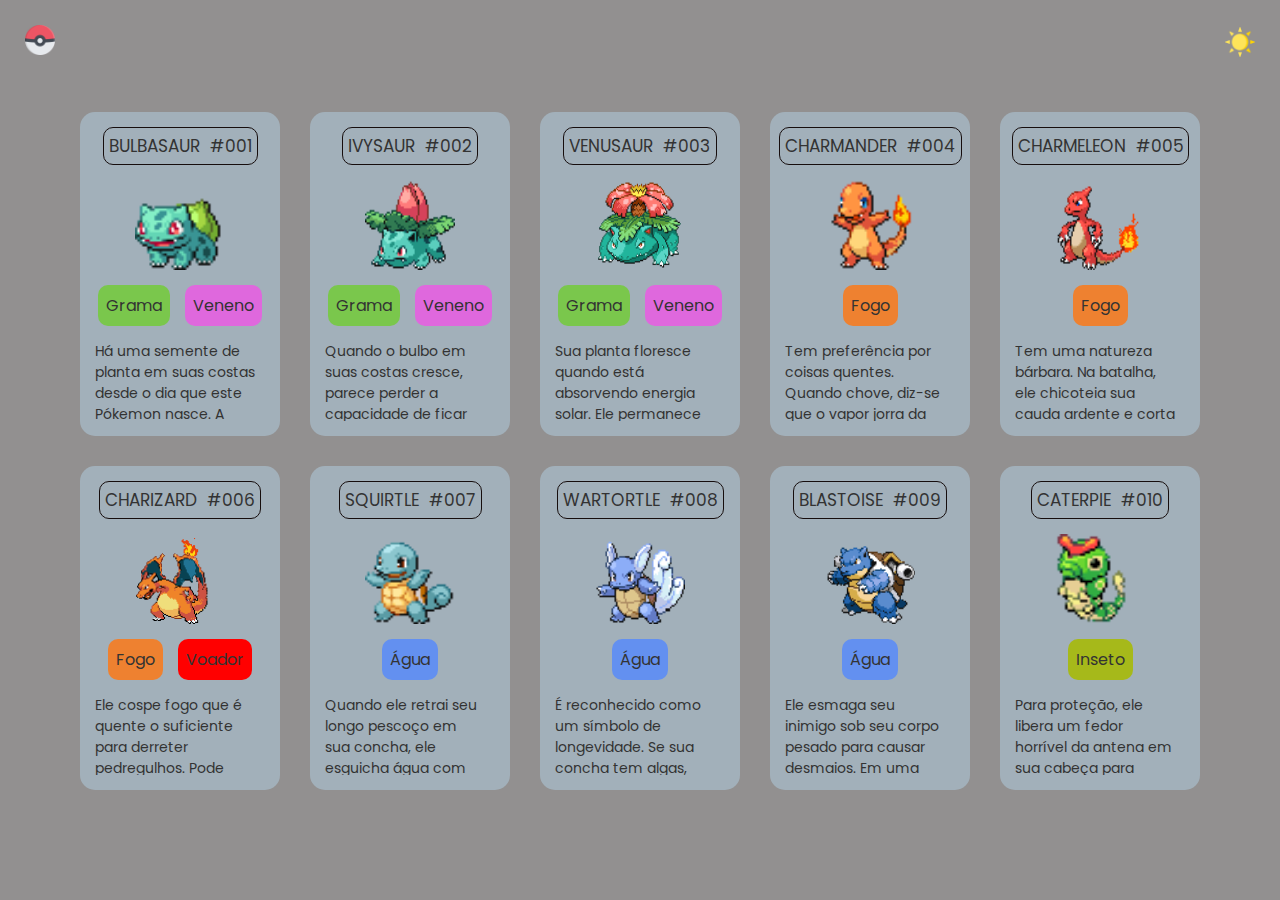
<file: index.html>
<!DOCTYPE html>
<html lang="en">
<head>
    <meta charset="UTF-8" />
    <meta http-equiv="X-UA-Compatible" content="IE=edge" />
    <meta name="viewport" content="width=device-width, initial-scale=1.0" />
    <title>Listagem 2</title>

    <link rel="preconnect" href="https://fonts.googleapis.com" />
    <link rel="preconnect" href="https://fonts.gstatic.com" crossorigin />
    <link href="https://fonts.googleapis.com/css2?family=Poppins:wght@300;500;800&display=swap" rel="stylesheet" />
    <link rel="stylesheet" href="./src/css/reset.css">
    <link rel="stylesheet" href="./src/css/estilos.css">
    <link rel="stylesheet" href="./src/css/scollbar.css">

</head>
<body>
 <header>
    <a href="#">
        <img src="./src/imagens/pokeball.png" alt="pokebola" class="logo" />
    </a>
    <button id="botao-alterar-tema" >
        <img src="./src/imagens/sun.png" alt="imagem do sol" class="imagem-botao" />
    </button>
 </header>
 <main>
    <ul class="listagem-2">
        <li class="cartao-pokemon">
            <div class="informacoes">
                <span>BULBASAUR</span>
                <Span>#001</Span>
            </div>

            <img src="./src/imagens/bulbasaur.gif" alt="Bulbasaur" class="gif">
            <ul class="tipos">
                <li class="tipo grama">Grama</li>
                <li class="tipo veneno">Veneno</li>

            </ul>

            <p class="descricao">Há uma semente de planta em suas costas desde o dia que este Pókemon nasce. A semente cresce lentamente.</p>
        </li>

        <li class="cartao-pokemon">
            <div class="informacoes">
                <span>IVYSAUR</span>
                <Span>#002</Span>
            </div>

            <img src="./src/imagens/ivysaur.gif" alt="Ivysaur" class="gif">
            <ul class="tipos">
                <li class="tipo grama">Grama</li>
                <li class="tipo veneno">Veneno</li>

            </ul>

            <p class="descricao">Quando o bulbo em suas costas cresce, parece perder a capacidade de ficar de pé em suas patas traseiras.</p>
        </li>

        <li class="cartao-pokemon">
            <div class="informacoes">
                <span>VENUSAUR</span>
                <Span>#003</Span>
            </div>

            <img src="./src/imagens/venusaur.gif" alt="Venusaur" class="gif">
            <ul class="tipos">
                <li class="tipo grama">Grama</li>
                <li class="tipo veneno">Veneno</li>

            </ul>

            <p class="descricao">Sua planta floresce quando está absorvendo energia solar. Ele permanece em movimento para buscar a luz solar.</p>
        </li>

        <li class="cartao-pokemon">
            <div class="informacoes">
                <span>CHARMANDER</span>
                <Span>#004</Span>
            </div>

            <img src="./src/imagens/charmander.gif" alt="Charmander" class="gif">
            <ul class="tipos">
                <li class="tipo fogo">Fogo</li>
                

            </ul>

            <p class="descricao">Tem preferência por coisas quentes. Quando chove, diz-se que o vapor jorra da ponta de sua cauda.</p>
        </li>
        <li class="cartao-pokemon">
            <div class="informacoes">
                <span>CHARMELEON</span>
                <Span>#005</Span>
            </div>

            <img src="./src/imagens/charmeleon.gif" alt="Charmeleon" class="gif">
            <ul class="tipos">
                <li class="tipo fogo">Fogo</li>
                

            </ul>

            <p class="descricao">Tem uma natureza bárbara. Na batalha, ele chicoteia sua cauda ardente e corta com garras afiadas.</p>
        </li>

        <li class="cartao-pokemon">
            <div class="informacoes">
                <span>CHARIZARD</span>
                <Span>#006</Span>
            </div>

            <img src="./src/imagens/charizard.gif" alt="Charizard" class="gif">
            <ul class="tipos">
                <li class="tipo fogo">Fogo</li>
                <li class="tipo voador">Voador</li>
                

            </ul>

            <p class="descricao">Ele cospe fogo que é quente o suficiente para derreter pedregulhos. Pode causar incêndios florestais soprando chamas.</p>
        </li>

        <li class="cartao-pokemon">
            <div class="informacoes">
                <span>SQUIRTLE</span>
                <Span>#007</Span>
            </div>

            <img src="./src/imagens/squirtle.gif" alt="squirtle" class="gif">
            <ul class="tipos">
                <li class="tipo agua">Água</li>
                

            </ul>

            <p class="descricao">Quando ele retrai seu longo pescoço em sua concha, ele esguicha água com força vigorosa.</p>
        </li>

        <li class="cartao-pokemon">
            <div class="informacoes">
                <span>WARTORTLE</span>
                <Span>#008</Span>
            </div>

            <img src="./src/imagens/wartortle.gif" alt="wartortle" class="gif">
            <ul class="tipos">
                <li class="tipo agua">Água</li>
                

            </ul>

            <p class="descricao">É reconhecido como um símbolo de longevidade. Se sua concha tem algas, esse Wartortle é muito antigo.</p>
        </li>

        <li class="cartao-pokemon">
            <div class="informacoes">
                <span>BLASTOISE</span>
                <Span>#009</Span>
            </div>

            <img src="./src/imagens/blastoise.gif" alt="Blastoise" class="gif">
            <ul class="tipos">
                <li class="tipo agua">Água</li>
                

            </ul>

            <p class="descricao">Ele esmaga seu inimigo sob seu corpo pesado para causar desmaios. Em uma pitada, ele se retirará dentro de sua concha.</p>
        </li>

        <li class="cartao-pokemon">
            <div class="informacoes">
                <span>CATERPIE</span>
                <Span>#010</Span>
            </div>

            <img src="./src/imagens/caterpie.gif" alt="Caterpie" class="gif">
            <ul class="tipos">
                <li class="tipo inseto">Inseto</li>
                

            </ul>

            <p class="descricao">Para proteção, ele libera um fedor horrível da antena em sua cabeça para afastar os inimigos.</p>
        </li>

    </ul>
 </main>
 
 <script src="./src/js/index.js"></script>
</body>
</html>
</file>
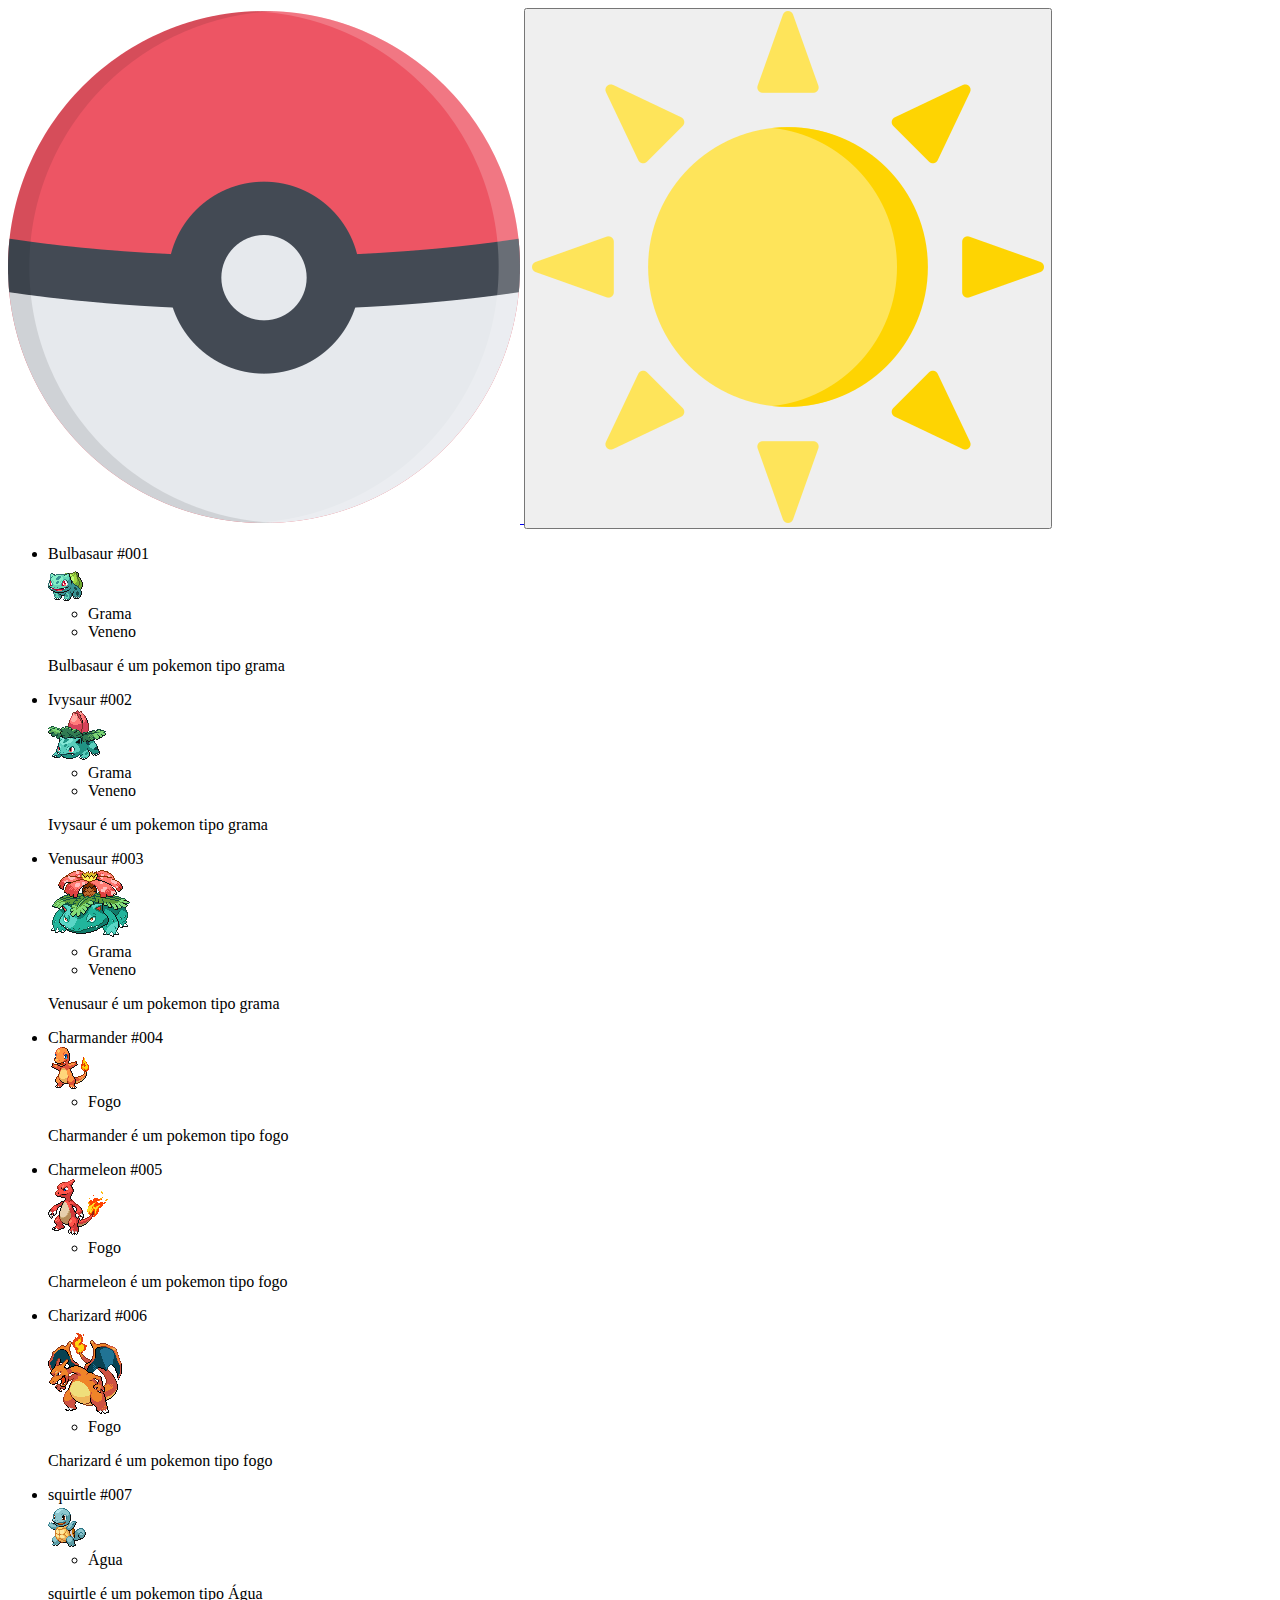
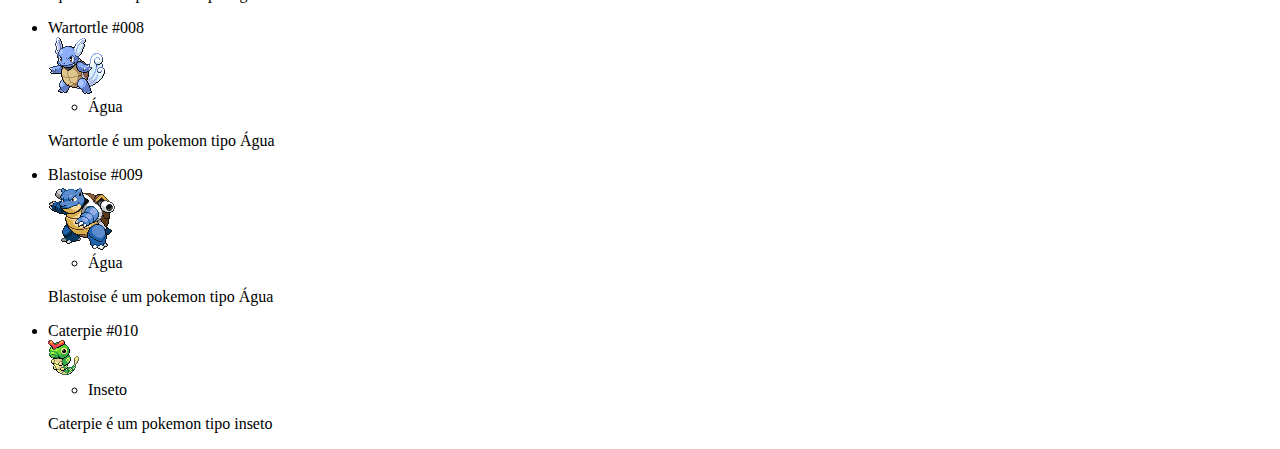
<file: projeto-listagem-2/Projeto 2.html>
<!DOCTYPE html>
<html lang="en">
<head>
    <meta charset="UTF-8">
    <meta http-equiv="X-UA-Compatible" content="IE=edge">
    <meta name="viewport" content="width=device-width, initial-scale=1.0">
    <title>Listagem 2</title>

    <link rel="preconnect" href="https://fonts.googleapis.com">
<link rel="preconnect" href="https://fonts.gstatic.com" crossorigin>
<link href="https://fonts.googleapis.com/css2?family=Poppins:wght@300;500;800&display=swap" rel="stylesheet">

</head>
<body>
 <header>
    <a href="#">
        <img src="./src/imagens/pokeball.png" alt="pokebola" class="logo" />
    </a>
    <button id="botao-alterar-tema">
        <img src="./src/imagens/sun.png" alt="imagem do sol" class="imagem-botao">
    </button>
 </header>
 <main>
    <ul class="listagem-2">
        <li class="cartao-pokemon">
            <div class="innformacoes">
                <span>Bulbasaur</span>
                <Span>#001</Span>
            </div>

            <img src="./src/imagens/bulbasaur.gif" alt="Bulbasaur" class="gif">
            <ul class="tipos">
                <li class="tipo grama">Grama</li>
                <li class="tipo veneno">Veneno</li>

            </ul>

            <p class="descricao">Bulbasaur é um pokemon tipo grama</p>
        </li>

        <li class="cartao-pokemon">
            <div class="innformacoes">
                <span>Ivysaur</span>
                <Span>#002</Span>
            </div>

            <img src="./src/imagens/ivysaur.gif" alt="Ivysaur" class="gif">
            <ul class="tipos">
                <li class="tipo grama">Grama</li>
                <li class="tipo veneno">Veneno</li>

            </ul>

            <p class="descricao">Ivysaur é um pokemon tipo grama</p>
        </li>

        <li class="cartao-pokemon">
            <div class="innformacoes">
                <span>Venusaur</span>
                <Span>#003</Span>
            </div>

            <img src="./src/imagens/venusaur.gif" alt="Venusaur" class="gif">
            <ul class="tipos">
                <li class="tipo grama">Grama</li>
                <li class="tipo veneno">Veneno</li>

            </ul>

            <p class="descricao">Venusaur é um pokemon tipo grama</p>
        </li>

        <li class="cartao-pokemon">
            <div class="innformacoes">
                <span>Charmander</span>
                <Span>#004</Span>
            </div>

            <img src="./src/imagens/charmander.gif" alt="Charmander" class="gif">
            <ul class="tipos">
                <li class="tipo fogo">Fogo</li>
                

            </ul>

            <p class="descricao">Charmander é um pokemon tipo fogo</p>
        </li>
        <li class="cartao-pokemon">
            <div class="innformacoes">
                <span>Charmeleon</span>
                <Span>#005</Span>
            </div>

            <img src="./src/imagens/charmeleon.gif" alt="Charmeleon" class="gif">
            <ul class="tipos">
                <li class="tipo fogo">Fogo</li>
                

            </ul>

            <p class="descricao">Charmeleon é um pokemon tipo fogo</p>
        </li>

        <li class="cartao-pokemon">
            <div class="innformacoes">
                <span>Charizard</span>
                <Span>#006</Span>
            </div>

            <img src="./src/imagens/charizard.gif" alt="Charizard" class="gif">
            <ul class="tipos">
                <li class="tipo fogo">Fogo</li>
                

            </ul>

            <p class="descricao">Charizard é um pokemon tipo fogo</p>
        </li>

        <li class="cartao-pokemon">
            <div class="innformacoes">
                <span>squirtle</span>
                <Span>#007</Span>
            </div>

            <img src="./src/imagens/squirtle.gif" alt="squirtle" class="gif">
            <ul class="tipos">
                <li class="tipo agua">Água</li>
                

            </ul>

            <p class="descricao">squirtle é um pokemon tipo Água</p>
        </li>

        <li class="cartao-pokemon">
            <div class="innformacoes">
                <span>Wartortle</span>
                <Span>#008</Span>
            </div>

            <img src="./src/imagens/wartortle.gif" alt="wartortle" class="gif">
            <ul class="tipos">
                <li class="tipo agua">Água</li>
                

            </ul>

            <p class="descricao">Wartortle é um pokemon tipo Água</p>
        </li>

        <li class="cartao-pokemon">
            <div class="innformacoes">
                <span>Blastoise</span>
                <Span>#009</Span>
            </div>

            <img src="./src/imagens/blastoise.gif" alt="Blastoise" class="gif">
            <ul class="tipos">
                <li class="tipo agua">Água</li>
                

            </ul>

            <p class="descricao">Blastoise é um pokemon tipo Água</p>
        </li>

        <li class="cartao-pokemon">
            <div class="innformacoes">
                <span>Caterpie</span>
                <Span>#010</Span>
            </div>

            <img src="./src/imagens/caterpie.gif" alt="Caterpie" class="gif">
            <ul class="tipos">
                <li class="tipo inseto">Inseto</li>
                

            </ul>

            <p class="descricao">Caterpie é um pokemon tipo inseto</p>
        </li>

    </ul>
 </main>   
</body>
</html>
</file>
<file: src/css/estilos.css>
body{
    font-family: 'poppins', sans-serif;
    max-width: 1280px;
    margin: 0 auto;
    background-color: #5e5b5bad;
    color: #333333;

    
}

body.modo-escuro{

    background-color: #212121;
    color: #f5f5f5;
}

header{
    
    display: flex;
    justify-content: space-between;
    padding: 25px;
}

header .logo,
header .imagem-botao{
    width: 30px;
    transition: 0.2s ease-in-out;
}

header #botao-alterar-tema{
    background: none;
    border: none;
    
}

header .logo:hover,
header .imagem-botao:hover,
main .cartao-pokemon:hover{
    transform: scale(1.05);
    cursor: pointer;
}

main{
   
    padding: 25px;
    
}

main .listagem-2{
    display: flex;
    flex-wrap: wrap;
    gap: 30px;
    justify-content: center;
    
}

main .cartao-pokemon{
    background-color: #a2b0ba;
    width: 200px;
    padding: 15px;
    display: flex;
    flex-direction: column;
    align-items: center;
    gap: 15px;
    border-radius: 15px;
    transition: 0.2s ease-in-out;
}

main .cartao-pokemon:hover{
    background-color: #66e3dc;
}

.modo-escuro .cartao-pokemon{
    background-color: #e3cdcd;
}

main .cartao-pokemon .informacoes{
    display: flex;
    justify-content: space-between;
    border: 1px solid #160d0d;
    border-radius: 10px;
}

main .cartao-pokemon .informacoes span{
    
    padding: 5px;
    text-transform: uppercase;
    font-size: 17px;
}

main .cartao-pokemon .gif{
    width: 90px;
    height: 90px;

}

main .cartao-pokemon .tipos{
    
    display: flex;
    gap: 15px;
}

main .cartao-pokemon .tipo{
    padding: 8px;
    border-radius: 10px;
}

.grama{
    background-color: #7ac74c;

}

.veneno{
    background-color: #df67ddfb;
}

.fogo{
    background-color: #ee8130;

}

.agua{
    background-color: #6390f0;
}

.inseto{
    background-color: #a6b91a;
}

.voador{
    background-color: red;
}

main .descricao{
    max-height: 80px;
    overflow-y: scroll;
    font-size: 14px;
    padding-right: 10px;
}
</file>
<file: src/css/scollbar.css>
/* ===== Scrollbar CSS ===== */

*::-webkit-scrollbar {
	width: 12px;
}

*::-webkit-scrollbar-track {
	background: #f1e9e9;
}

*::-webkit-scrollbar-thumb {
	background-color: #582965;
	border-radius: 10px;
	border: 3px solid #ffffff;
}
</file>
